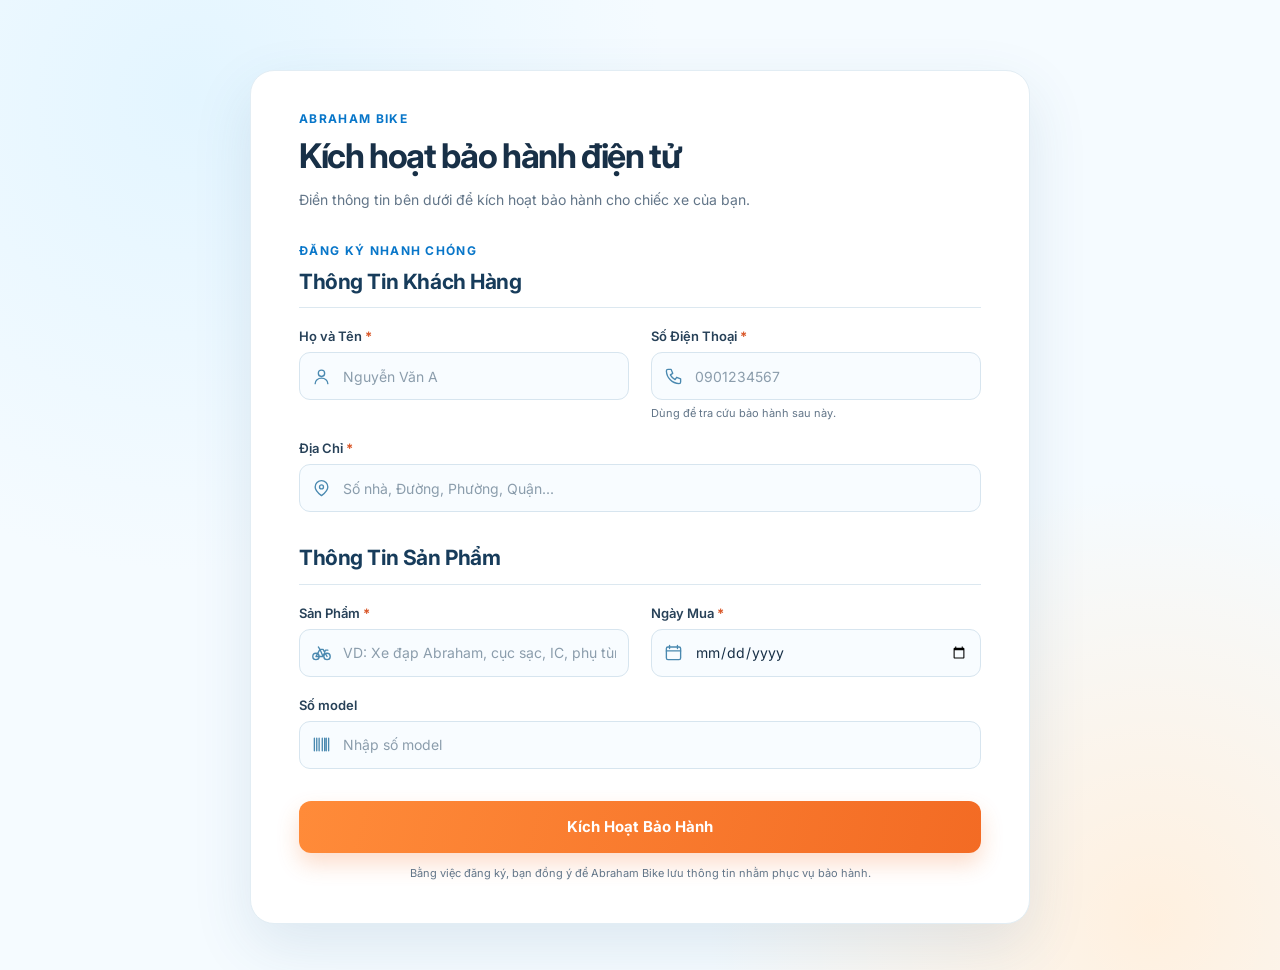
<file: index.html>
<!doctype html>
<html lang="vi">
<head>
  <meta charset="utf-8">
  <meta name="viewport" content="width=device-width, initial-scale=1">
  <meta name="description" content="Kích hoạt bảo hành xe đạp Abraham Bike trực tuyến.">
  <title>Kích Hoạt Bảo Hành | Abraham Bike</title>
  <link rel="preconnect" href="https://fonts.googleapis.com">
  <link rel="preconnect" href="https://fonts.gstatic.com" crossorigin>
  <link href="https://fonts.googleapis.com/css2?family=Inter:wght@400;500;600;700&display=swap" rel="stylesheet">
  <link rel="stylesheet" href="static/style.css">
</head>
<body>
  <main class="page-shell">
    <section class="warranty-card" aria-labelledby="page-title">
      <div class="form-panel">
        <header class="page-heading">
          <p class="eyebrow">ABRAHAM BIKE</p>
          <h1 id="page-title">Kích hoạt bảo hành điện tử</h1>
          <p>Điền thông tin bên dưới để kích hoạt bảo hành cho chiếc xe của bạn.</p>
        </header>
        <div class="form-heading">
          <p class="eyebrow">ĐĂNG KÝ NHANH CHÓNG</p>
          <h2>Thông Tin Khách Hàng</h2>
        </div>

        <form id="warranty-form" novalidate>
          <div class="form-grid customer-grid">
            <label class="field">
              <span>Họ và Tên <b>*</b></span>
              <span class="input-wrap"><svg viewBox="0 0 24 24" aria-hidden="true"><circle cx="12" cy="8" r="4"></circle><path d="M4 21c0-4 3.6-7 8-7s8 3 8 7"></path></svg><input name="full_name" autocomplete="name" placeholder="Nguyễn Văn A" required></span>
              <small class="error-message"></small>
            </label>
            <label class="field">
              <span>Số Điện Thoại <b>*</b></span>
              <span class="input-wrap"><svg viewBox="0 0 24 24" aria-hidden="true"><path d="M5 3h4l2 5-3 2a15 15 0 0 0 6 6l2-3 5 2v4c0 1.1-.9 2-2 2C10.2 20.5 3.5 13.8 3 5a2 2 0 0 1 2-2z"></path></svg><input name="phone" autocomplete="tel" inputmode="tel" placeholder="0901234567" required></span>
              <small class="helper">Dùng để tra cứu bảo hành sau này.</small>
              <small class="error-message"></small>
            </label>
            <label class="field field-wide">
              <span>Địa Chỉ <b>*</b></span>
              <span class="input-wrap"><svg viewBox="0 0 24 24" aria-hidden="true"><path d="M20 10c0 5-8 11-8 11S4 15 4 10a8 8 0 1 1 16 0z"></path><circle cx="12" cy="10" r="2.5"></circle></svg><input name="address" autocomplete="street-address" placeholder="Số nhà, Đường, Phường, Quận..." required></span>
              <small class="error-message"></small>
            </label>
          </div>

          <div class="form-heading product-heading"><h2>Thông Tin Sản Phẩm</h2></div>
          <div class="form-grid product-grid">
            <label class="field">
              <span>Sản Phẩm <b>*</b></span>
              <span class="input-wrap"><svg viewBox="0 0 24 24" aria-hidden="true"><circle cx="5" cy="17" r="4"></circle><circle cx="19" cy="17" r="4"></circle><path d="M5 17l5-9h4l5 9M10 8l4 9H5m5-9-2-3m6 12 3-8h3"></path></svg><input name="model" placeholder="VD: Xe đạp Abraham, cục sạc, IC, phụ tùng..." required></span>
              <small class="error-message"></small>
            </label>
            <label class="field">
              <span>Ngày Mua <b>*</b></span>
              <span class="input-wrap"><svg viewBox="0 0 24 24" aria-hidden="true"><rect x="3" y="5" width="18" height="16" rx="2"></rect><path d="M7 3v4m10-4v4M3 10h18"></path></svg><input type="date" name="purchase_date" required></span>
              <small class="error-message"></small>
            </label>
            <label class="field field-wide">
              <span>Số model</span>
              <span class="input-wrap"><svg viewBox="0 0 24 24" aria-hidden="true"><path d="M3 4v16M6 4v16m3-16v16m4-16v16m3-16v16m2-16v16m3-16v16"></path></svg><input name="serial" placeholder="Nhập số model"></span>
            </label>
          </div>

          <button type="submit" class="submit-button">Kích Hoạt Bảo Hành</button>
          <p class="privacy-note">Bằng việc đăng ký, bạn đồng ý để Abraham Bike lưu thông tin nhằm phục vụ bảo hành.</p>
        </form>
      </div>
    </section>
  </main>

  <div class="toast" id="success-toast" role="status" aria-live="polite">
    <span class="toast-icon">✓</span>
    <div><strong>Kích hoạt thành công!</strong><p>Abraham Bike đã ghi nhận thông tin của bạn.</p></div>
    <button type="button" aria-label="Đóng thông báo">×</button>
  </div>
  <script src="static/app.js"></script>
</body>
</html>
</file>
<file: static/style.css>
:root {
  --ink: #183047;
  --muted: #627588;
  --blue: #0876c9;
  --orange: #f36b24;
  --line: #dce8f0;
}

* { box-sizing: border-box; }

body {
  margin: 0;
  min-height: 100vh;
  color: var(--ink);
  background: radial-gradient(circle at 15% 10%, #e3f5ff 0, transparent 34%),
              radial-gradient(circle at 90% 95%, #fff0df 0, transparent 30%),
              #f5fbff;
  font-family: Inter, Arial, sans-serif;
}

.page-shell {
  width: min(780px, calc(100% - 40px));
  margin: max(30px, calc((100vh - 760px) / 2)) auto 40px;
}

.warranty-card {
  overflow: hidden;
  border: 1px solid #e2edf4;
  border-radius: 24px;
  background: #fff;
  box-shadow: 0 22px 60px rgba(38, 91, 130, .12);
}

.form-panel { padding: 40px 48px 42px; }
.eyebrow {
  margin: 0 0 10px;
  color: var(--blue);
  font-size: 12px;
  font-weight: 700;
  letter-spacing: .11em;
}
.page-heading { margin-bottom: 32px; }
.page-heading h1 {
  margin: 0;
  font-size: clamp(26px, 3.4vw, 34px);
  line-height: 1.2;
  letter-spacing: -.04em;
}
.page-heading p:last-child {
  margin: 12px 0 0;
  color: var(--muted);
  font-size: 14px;
  line-height: 1.6;
}
.form-heading h2 {
  margin: 0;
  padding-bottom: 12px;
  border-bottom: 1px solid var(--line);
  color: #173c5b;
  font-size: 21px;
  line-height: 1.3;
  letter-spacing: -.02em;
}
.form-grid {
  display: grid;
  grid-template-columns: minmax(0, 1fr) minmax(0, 1fr);
  gap: 20px 22px;
  padding-top: 20px;
}
.field {
  min-width: 0;
  display: flex;
  flex-direction: column;
  color: #274158;
  font-size: 13px;
  font-weight: 600;
}
.field-wide { grid-column: 1 / -1; }
.field b { color: #d95627; }
.input-wrap {
  min-height: 48px;
  display: flex;
  align-items: center;
  margin-top: 8px;
  border: 1px solid #d7e5ef;
  border-radius: 11px;
  background: #f8fcff;
  transition: border-color .18s ease, box-shadow .18s ease, background .18s ease;
}
.input-wrap:focus-within {
  border-color: #4da9e4;
  background: #fff;
  box-shadow: 0 0 0 3px rgba(54, 161, 231, .16);
}
.input-wrap svg {
  width: 19px;
  min-width: 19px;
  height: 19px;
  margin: 0 12px;
  fill: none;
  stroke: #4a89b0;
  stroke-width: 1.7;
  stroke-linecap: round;
  stroke-linejoin: round;
}
.input-wrap input {
  width: 100%;
  min-width: 0;
  height: 46px;
  padding: 0 12px 0 0;
  border: 0;
  outline: 0;
  color: var(--ink);
  background: transparent;
  font: 400 14px Inter, Arial, sans-serif;
}
.input-wrap input::placeholder { color: #8b9dac; opacity: 1; }
.input-wrap input[type="date"] { min-width: 0; }
.helper {
  margin: 6px 0 0;
  color: var(--muted);
  font-size: 11px;
  font-weight: 400;
}
.error-message {
  display: none;
  margin: 6px 0 0;
  color: #bf412b;
  font-size: 12px;
  font-weight: 500;
}
.field.invalid .input-wrap { border-color: #d65942; background: #fff8f6; }
.field.invalid .error-message { display: block; }
.product-heading { margin-top: 32px; }

.submit-button {
  width: 100%;
  min-height: 52px;
  margin-top: 32px;
  padding: 12px 18px;
  border: 0;
  border-radius: 12px;
  color: #fff;
  background: linear-gradient(105deg, #ff8b39, var(--orange));
  box-shadow: 0 11px 22px rgba(243, 107, 36, .23);
  cursor: pointer;
  font: 700 15px Inter, Arial, sans-serif;
  transition: filter .18s ease, transform .18s ease;
}
.submit-button:hover { filter: brightness(1.04); transform: translateY(-1px); }
.submit-button:active { transform: translateY(1px); }
.submit-button:disabled { cursor: wait; opacity: .7; transform: none; }
.privacy-note {
  margin: 12px 0 0;
  color: var(--muted);
  font-size: 11px;
  line-height: 1.5;
  text-align: center;
}

.toast {
  position: fixed;
  z-index: 10;
  right: 20px;
  bottom: 20px;
  width: min(350px, calc(100% - 32px));
  display: flex;
  align-items: center;
  gap: 12px;
  padding: 15px;
  border: 1px solid var(--line);
  border-radius: 14px;
  background: #fff;
  box-shadow: 0 12px 35px rgba(25, 34, 53, .18);
  opacity: 0;
  pointer-events: none;
  transform: translateY(20px);
  transition: opacity .25s ease, transform .25s ease;
}
.toast.show { opacity: 1; pointer-events: auto; transform: translateY(0); }
.toast-icon {
  width: 34px;
  height: 34px;
  display: grid;
  place-items: center;
  flex: 0 0 auto;
  border-radius: 50%;
  color: #fff;
  background: #36a269;
  font-weight: 700;
}
.toast.error .toast-icon { background: #c63f26; }
.toast div { flex: 1; }
.toast strong { font-size: 13px; }
.toast p { margin: 4px 0 0; color: var(--muted); font-size: 11px; line-height: 1.4; }
.toast button { border: 0; color: #747d89; background: transparent; cursor: pointer; font-size: 22px; }

@media (max-width: 640px) {
  .page-shell { width: min(100%, 480px); margin: 0 auto; }
  .warranty-card { border: 0; border-radius: 0; box-shadow: none; }
  .form-panel { padding: 28px 22px 36px; }
  .page-heading { margin-bottom: 30px; }
  .form-grid { grid-template-columns: 1fr; gap: 18px; }
  .field-wide { grid-column: auto; }
  .product-heading { margin-top: 30px; }
}
@media (max-width: 380px) {
  .form-panel { padding-inline: 18px; }
  .page-heading h1 { font-size: 25px; }
}
@media (max-width: 640px) {
  .input-wrap input { font-size: 16px; }
}
@media (prefers-reduced-motion: reduce) {
  *, *::before, *::after { transition-duration: .01ms !important; }
}
</file>
